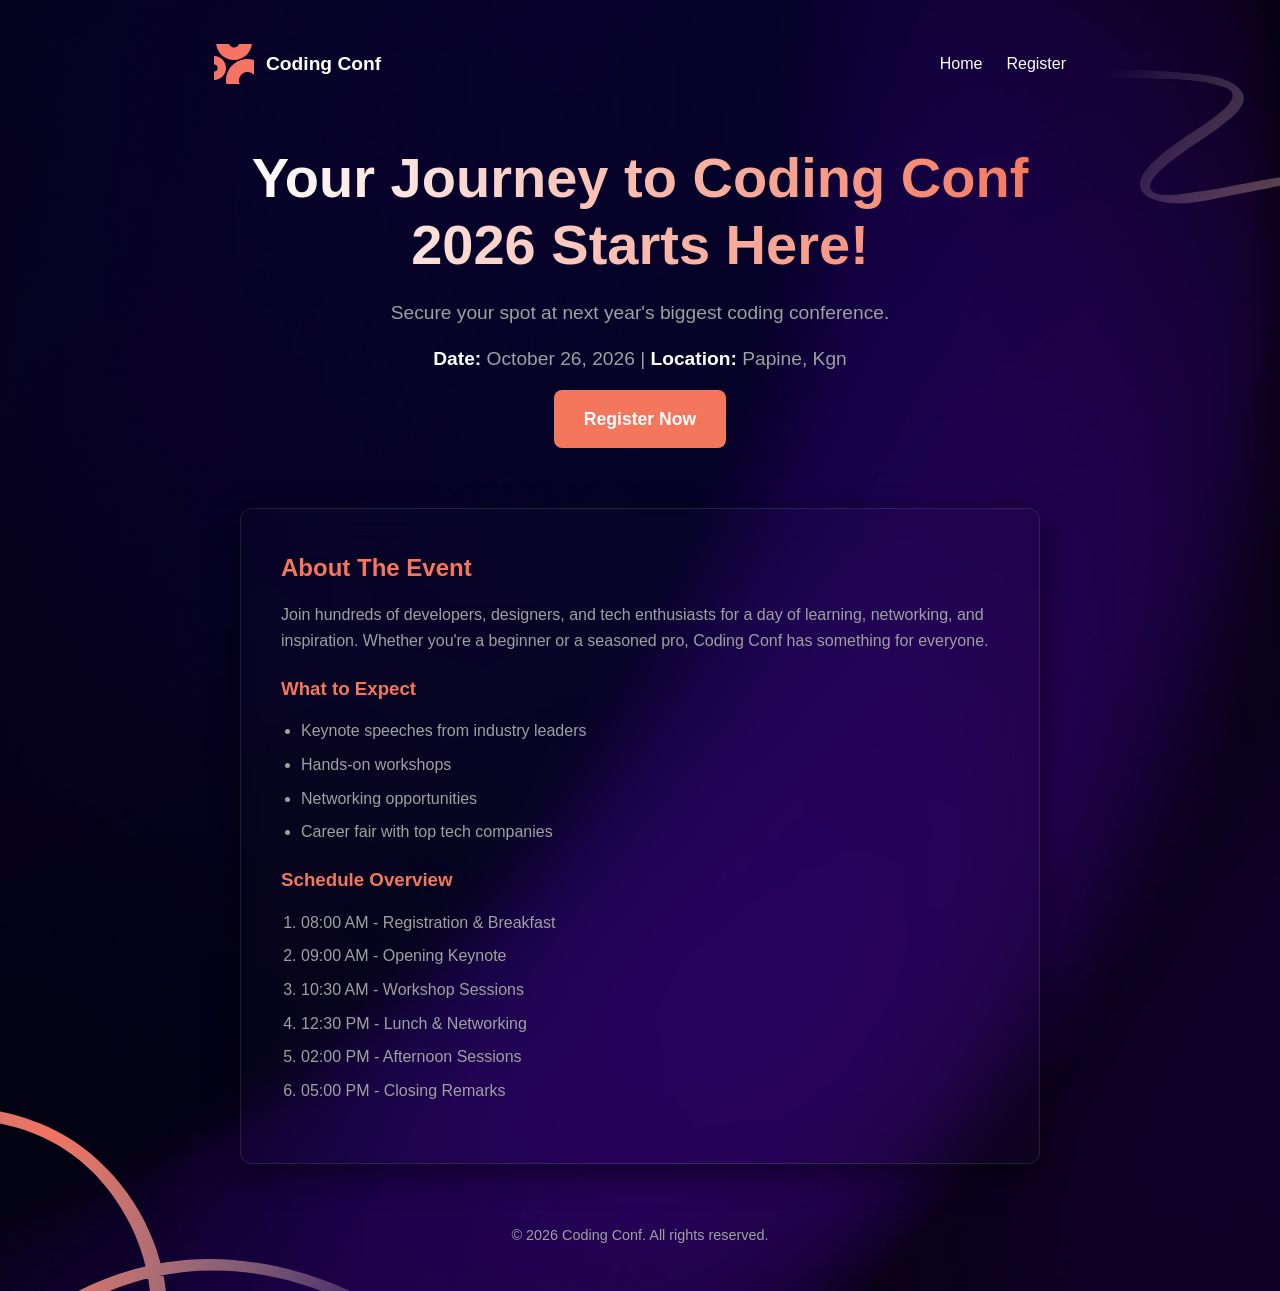
<file: index.html>
<!---
File Name:      index.html
Student Name:   Ajani Scarlett
Student ID:     2302995
Assignment:     2302995_IA#2_AY26-27
Due Date:       26/10/2026
-->


<!doctype html>
<html lang="en">
<head>
    <meta charset="UTF-8">
    <meta name="viewport" content="width=device-width, initial-scale=1.0">
    <title>Coding Conf 2026 - HomePage</title>
    <link rel="stylesheet" href="style.css">
</head>
<body>
    <div class="page-wrapper">
   
         <div class="bg-assets" aria-hidden="true">
            <div class="bg-grid"></div>
            <img src="background-desktop.png" class="bg-glow" alt="">
            <img src="pattern-squiggly-line-bottom-desktop.svg" class="bg-shape-left" alt="">
            <img src="pattern-squiggly-line-top.svg" class="bg-shape-right" alt="">
        </div>

        <div class="content-wrapper">
            <header>
                <nav>
                    <a href="index.html" class="logo-container">
                        <img src="logo-mark.svg" alt="Coding Conf Logo" width="40">
                        <span>Coding Conf</span>
                    </a>
                    <ul>
                        <li><a href="index.html">Home</a></li>
                        <li><a href="login.html">Register</a></li>
                    </ul>
                </nav>
            </header>

            <main>
                <section class="hero">
                    <h1>Your Journey to Coding Conf 2026 Starts Here!</h1>
                    <p>Secure your spot at next year's biggest coding conference.</p>
                    <p class="event-meta"><strong>Date:</strong> October 26, 2026 | <strong>Location:</strong> Papine, Kgn</p>
                    <a href="login.html" class="btn-primary">Register Now</a>
                </section>

                <section class="details">
                    <h2>About The Event</h2>
                    <p>Join hundreds of developers, designers, and tech enthusiasts for a day of learning, networking, and inspiration. Whether you're a beginner or a seasoned pro, Coding Conf has something for everyone.</p>
                    
                    <h3>What to Expect</h3>
                    <ul>
                        <li>Keynote speeches from industry leaders</li>
                        <li>Hands-on workshops</li>
                        <li>Networking opportunities</li>
                        <li>Career fair with top tech companies</li>
                    </ul>

                    <h3>Schedule Overview</h3>
                    <ol>
                        <li>08:00 AM - Registration & Breakfast</li>
                        <li>09:00 AM - Opening Keynote</li>
                        <li>10:30 AM - Workshop Sessions</li>
                        <li>12:30 PM - Lunch & Networking</li>
                        <li>02:00 PM - Afternoon Sessions</li>
                        <li>05:00 PM - Closing Remarks</li>
                    </ol>
                </section>
            </main>

            <footer>
                <p>&copy; 2026 Coding Conf. All rights reserved.</p>
            </footer>
        </div>
    </div>
</body>
</html>
</file>
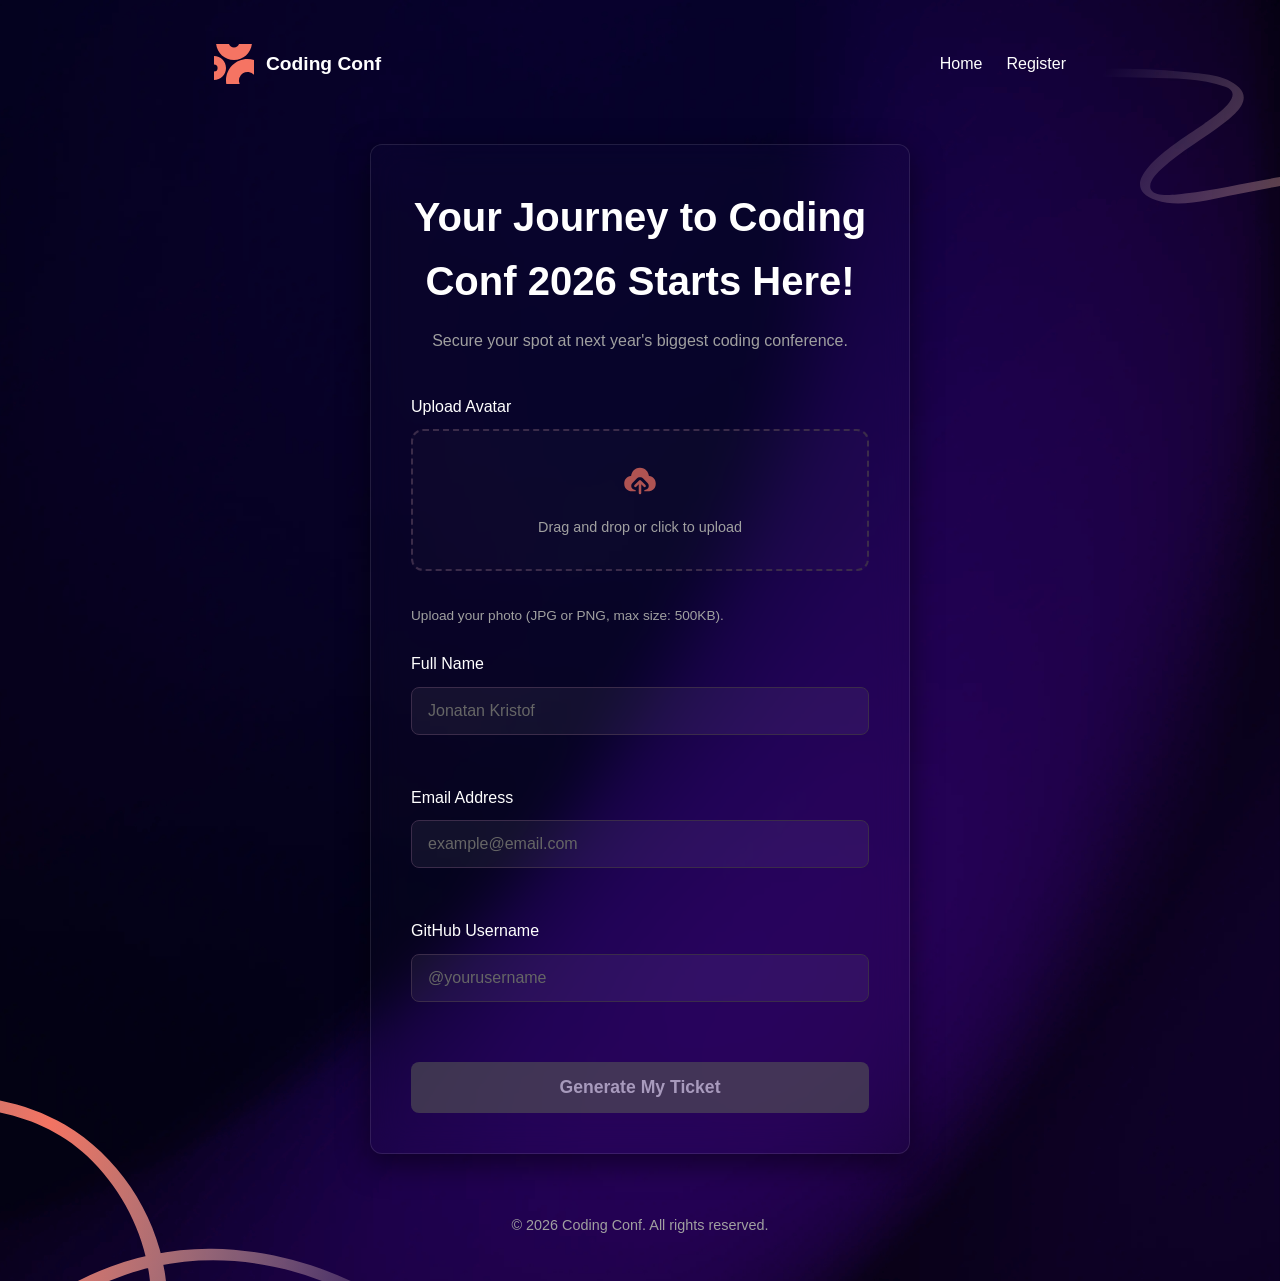
<file: login.html>
<!--
File Name:      login.html
Student Name:   Ajani Scarlett
Student ID:     2302995
Assignment:     2302995_IA#2_AY26-27
Due Date:       26/10/2026
-->


<!doctype html>
<html lang="en">
<head>
    <meta charset="UTF-8">
    <meta name="viewport" content="width=device-width, initial-scale=1.0">
    <title>Coding Conf 2026 - LoginPage</title>
    <link rel="stylesheet" href="style.css">
</head>
<body>

    <div class="page-wrapper">
      
        <div class="bg-assets" aria-hidden="true">
            <div class="bg-grid"></div>
            <img src="background-desktop.png" class="bg-glow" alt="">
            <img src="pattern-squiggly-line-bottom-desktop.svg" class="bg-shape-left" alt="">
            <img src="pattern-squiggly-line-top.svg" class="bg-shape-right" alt="">
        </div>

        <div class="content-wrapper">
            <header>
                <nav>
                    <a href="index.html" class="logo-container">
                        <img src="logo-mark.svg" alt="Coding Conf Logo" width="40">
                        <span>Coding Conf</span>
                    </a>
                    <ul>
                        <li><a href="index.html">Home</a></li>
                        <li><a href="login.html">Register</a></li>
                    </ul>
                </nav>
            </header>

            <main>
                <section class="form-container">
                    <h1>Your Journey to Coding Conf 2026 Starts Here!</h1>
                    <p>Secure your spot at next year's biggest coding conference.</p>

                    <form id="registrationForm" novalidate>
                        <div class="form-group">
                            <label for="avatar">Upload Avatar</label>
                            <div class="upload-box" id="drop-area">
                                <img id="image-preview" src="image-avatar.jpg" alt="Avatar Preview" class="hidden-preview">
                                <div id="upload-prompt">
                                    <img src="icon-upload.svg" alt="Upload Icon" class="upload-icon">
                                    <p>Drag and drop or click to upload</p>
                                </div>
                                    <div id="image-actions" style="display: none;">
                                        <button type="button" id="btn-change" class="btn-small">Change Image</button>
                                        <button type="button" id="btn-remove" class="btn-small btn-danger">Remove</button>
                                    </div>
                                <input type="file" id="avatar" name="avatar" accept="image/png, image/jpeg" hidden>
                            </div>

                            <small id="avatarError" class="error-msg"></small>
                            <small class="hint">Upload your photo (JPG or PNG, max size: 500KB).</small>
                        </div>
                    
                        <div class="form-group">
                            <label for="fullName">Full Name</label>
                            <input type="text" id="fullName" name="fullName" placeholder="Jonatan Kristof">
                            <small id="nameError" class="error-msg"></small>
                        </div>
                   
                        <div class="form-group">
                            <label for="email">Email Address</label>
                            <input type="email" id="email" name="email" placeholder="example@email.com">
                            <small id="emailError" class="error-msg"></small>
                        </div>
                  
                        <div class="form-group">
                            <label for="github">GitHub Username</label>
                            <input type="text" id="github" name="github" placeholder="@yourusername">
                            <small id="githubError" class="error-msg"></small>
                        </div>

                        <button type="submit" class="btn-primary" id="submitBtn" disabled>Generate My Ticket</button>
                    </form>
                </section>
            </main>

            <footer>
                <p>&copy; 2026 Coding Conf. All rights reserved.</p>
            </footer>
        </div>
    </div>

    <script src="validation.js"></script>
</body>
</html>
</file>
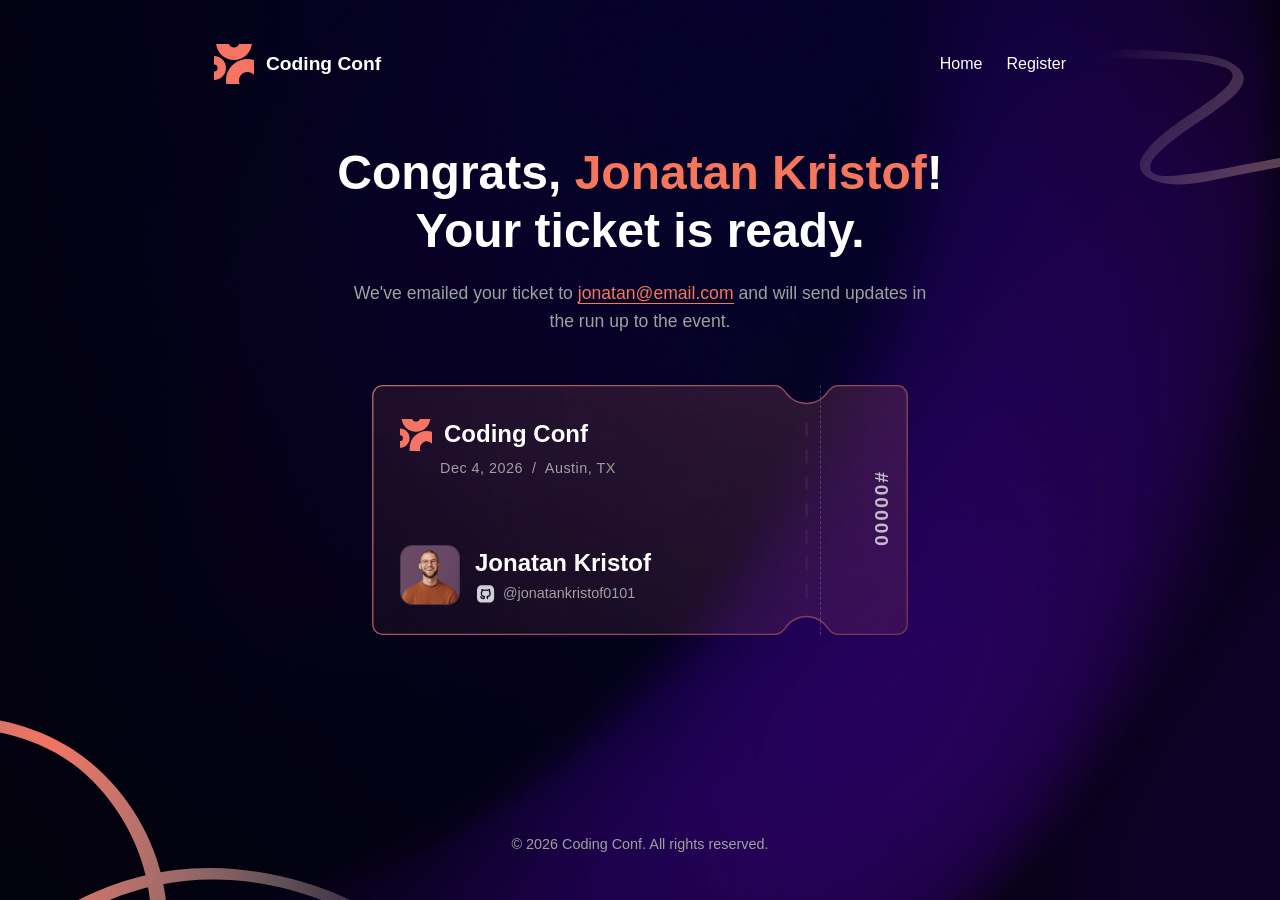
<file: ticket.html>
<!--
File Name:      ticket.html
Student Name:   Ajani Scarlett
Student ID:     2302995
Assignment:     2302995_IA#2_AY26-27
Due Date:       26/10/2026
-->


<!doctype html>
<html lang="en">
<head>
    <meta charset="UTF-8">
    <meta name="viewport" content="width=device-width, initial-scale=1.0">
    <title>Coding Conf 2026 - Ticket Page</title>
    <link rel="stylesheet" href="style.css">
</head>
<body>
    
    <div class="page-wrapper">

        <div class="bg-assets" aria-hidden="true">
            <div class="bg-grid"></div>
            <img src="background-desktop.png" class="bg-glow" alt="">
            <img src="pattern-squiggly-line-bottom-desktop.svg" class="bg-shape-left" alt="">
            <img src="pattern-squiggly-line-top.svg" class="bg-shape-right" alt="">
        </div>

        <div class="content-wrapper">
            <header>
                <nav>
                    <a href="index.html" class="logo-container">
                        <img src="logo-mark.svg" alt="Coding Conf Logo" width="40">
                        <span>Coding Conf</span>
                    </a>
                    <ul>
                        <li><a href="index.html">Home</a></li>
                        <li><a href="login.html">Register</a></li>
                    </ul>
                </nav>
            </header>

            <main>
                <section class="ticket-hero">
                    <h1>Congrats, <span class="highlight" id="userName">Jonatan Kristof</span>!<br>Your ticket is ready.</h1>
                    <p>We've emailed your ticket to <a href="#" class="email-link" id="userEmail">jonatan@email.com</a> and will send updates in the run up to the event.</p>
                </section>

                <section class="ticket-wrapper">
                    <div class="ticket-card">
                        <div class="ticket-inner-glass">
                            <div class="ticket-left">
                                <div class="ticket-brand">
                                    <img src="logo-mark.svg" alt="Logo" width="32">
                                    <span>Coding Conf</span>
                                </div>

                         
                                <p class="ticket-date" id="ticketDate">Jan 31, 2025 &nbsp;/&nbsp; Austin, TX</p>
                                
                                <div class="ticket-user">
                                    <img id="userAvatar" src="image-avatar.jpg" alt="User Avatar" class="avatar-thumb">
                                    <div class="user-details">
                                        <h1 id="ticketName">Jonatan Kristof</h1>
                                        <a href="#" id="ticketGithub" target="_blank" class="github-user">
                                            <img src="icon-github.svg" alt="Upload Icon" class="git icon"><span id="githubText"> @jonatankristof0101</span>
                                        </a>
                                    </div>
                                </div>
                            </div>
                           
                            <div class="ticket-right">
                                <span class="ticket-serial" id="ticketNumber">#00000</span>
                            </div>
                            
                        </div>
                    </div>
                </section>
            </main>

            <footer>
                <p>&copy; 2026 Coding Conf. All rights reserved.</p>
            </footer>
        </div>
    </div>

    <script src="ticket.js?v=2"></script>
</body>
</html>
</file>
<file: style.css>
/*
File Name:      style.css
Student Name:   Ajani Scarlett
Student ID:     2302995
Assignment:     2302995_IA#2_AY26-27
Due Date:       26/10/2026
*/


:root {
    --bg-dark: #0d0714;
    --bg-card: #1b1128;
    --accent-orange: #f4775d;
    --accent-orange-hover: #e0664c;
    --accent-purple: #8a2be2;
    --text-white: #ffffff;
    --text-grey: #a0a0a0;
    --border-color: #3b2c4a;
    --font-main: 'Segoe UI', Tahoma, Geneva, Verdana, sans-serif;
}

*,*::before,*::after {
    margin: 0;
    padding: 0;
    box-sizing: border-box;
}

body {
    font-family: var(--font-main);
    background-color: var(--bg-dark);
    color: var(--text-white);
    line-height: 1.6;
    min-height: 100vh;
    overflow-x: hidden;
}

.page-wrapper {
    position: relative;
    min-height: 100vh;
    display: flex;
    flex-direction: column;
    overflow: hidden;
}

.bg-assets {
    position: absolute;
    inset: 0;
    z-index: 0;
    pointer-events: none;
}

.bg-grid {
    position: absolute;
    inset: 0;
    background-size: 100px 100px;
    background-repeat: repeat;
    opacity: 0.6;
}

.bg-glow {
    position: absolute;
    inset: 0;
    width: 100%;
    height: 100%;
    object-fit: cover;
    object-position: center right;
    opacity: 0.8;
}

.bg-shape-left {
    position: absolute;
    bottom: -50px;
    left: -50px;
    width: 500px;
    height: auto;
}

.bg-shape-right {
    position: absolute;
    top: 5%;
    right: -20px;
    width: 300px;
    height: auto;
    opacity: 0.7;
}

.content-wrapper {
    position: relative;
    z-index: 1;
    width: 100%;
    max-width: 900px;
    margin: 0 auto;
    padding: 24px;
    display: flex;
    flex-direction: column;
    flex: 1;
}

header {
    padding: 20px 0;
}

nav {
    display: flex;
    justify-content: space-between;
    align-items: center;
}

.logo-container {
    display: flex;
    align-items: center;
    gap: 12px;
    font-weight: bold;
    font-size: 1.2rem;
    text-decoration: none;
    color: var(--text-white);
    transition: opacity 0.3s ease;
}

.logo-container:hover {
    opacity: 0.8;
}

nav ul {
    list-style: none;
    display: flex;
    gap: 24px;
}

nav ul li a {
    color: var(--text-white);
    text-decoration: none;
    font-weight: 500;
    transition: color 0.3s ease;
}

nav ul li a:hover {
    color: var(--accent-orange);
}

main {
    flex: 1;
    display: flex;
    flex-direction: column;
    align-items: center;
    padding: 40px 0;
}

.hero {
    text-align: center;
    max-width: 800px;
    margin-bottom: 60px;
    animation: fadeIn 0.8s ease-in-out;
}

.hero h1 {
    font-size: clamp(2rem, 5vw, 3.5rem);
    line-height: 1.2;
    margin-bottom: 20px;
    background: linear-gradient(to right, #ffffff, var(--accent-orange));
    -webkit-background-clip: text;
    background-clip: text;
    -webkit-text-fill-color: transparent;
    color: transparent;
}

.hero p {
    font-size: 1.2rem;
    color: var(--text-grey);
    margin-bottom: 15px;
}

.event-meta {
    font-size: 1rem ;
    margin-bottom: 30px;
}

.event-meta strong {
    color: var(--text-white);
}

.btn-primary {
    display: inline-block;
    background-color: var(--accent-orange);
    color: var(--text-white);
    padding: 15px 30px;
    border-radius: 8px;
    text-decoration: none;
    font-weight: bold;
    font-size: 1.1rem;
    border: none;
    cursor: pointer;
    transition: background-color 0.3s ease, transform 0.2s ease, box-shadow 0.3s ease;
}

.btn-primary:hover:not(:disabled) {
    background-color: var(--accent-orange-hover);
    transform: translateY(-3px);
    box-shadow: 0 6px 15px rgba(244, 119, 93, 0.4);
}

.btn-primary:disabled {
    background-color: #555;
    cursor: not-allowed;
    opacity: 0.6;
    transform: none;
    box-shadow: none;
}

.btn-small {
    background-color: rgba(255, 255, 255, 0.1);
    color: var(--text-white);
    border: 1px solid rgba(255, 255, 255, 0.2);
    padding: 6px 16px;
    border-radius: 6px;
    font-size: 0.85rem;
    cursor: pointer;
    transition: background-color 0.2s ease;
}

.btn-small:hover {
    background-color: rgba(255, 255, 255, 0.2);
}

.btn-danger {
    background-color: rgba(244, 119, 93, 0.1);
    border-color: rgba(244, 119, 93, 0.5);
    color: var(--accent-orange);
}

.btn-danger:hover {
    background-color: rgba(244, 119, 93, 0.2);
    border-color: var(--accent-orange);
}

.details, .form-container {
    width: 100%;
    max-width: 800px;
    background-color: rgba(255, 255, 255, 0.012);
    padding: 40px;
    border-radius: 12px;
    backdrop-filter: blur(15px);
    -webkit-backdrop-filter: blur(15px);
    border: 1px solid rgba(255, 255, 255, 0.1);
    box-shadow: 0 10px 30px rgba(0, 0, 0, 0.5);
    animation: slideUp 0.8s ease-in-out;
}

.details {
    text-align: left;
}

.details h2,.details h3 {
    margin-bottom: 15px;
    color: var(--accent-orange);
}

.details p,.details ul,.details ol {
    color: var(--text-grey);
    margin-bottom: 20px;
}

.details ul,.details ol {
    margin-left: 20px;
}

.details li {
    margin-bottom: 8px;
}

.form-container {
    max-width: 540px;
    text-align: center;
}

.form-container h1 {
    font-size: clamp(2rem, 4vw, 2.5rem);
    margin-bottom: 15px;
    color: var(--text-white);
}

.form-container > p {
    color: var(--text-grey);
    margin-bottom: 40px;
}

.form-group {
    text-align: left;
    margin-bottom: 24px;
}

.form-group label {
    display: block;
    margin-bottom: 10px;
    font-weight: 500;
    font-size: 1rem;
}

.form-group input[type="text"],.form-group input[type="email"] {
    width: 100%;
    padding: 14px 16px;
    background-color: rgba(255, 255, 255, 0.05);
    border: 1px solid var(--border-color);
    border-radius: 8px;
    color: var(--text-white);
    font-size: 1rem;
    font-family: inherit;
    transition: border-color 0.3s ease, box-shadow 0.3s ease;
}

.form-group input::placeholder {
    color: #666;
}

.form-group input:focus {
    outline: none;
    border-color: var(--accent-orange);
    box-shadow: 0 0 0 3px rgba(244, 119, 93, 0.2);
}


.upload-box {
    border: 2px dashed var(--border-color);
    border-radius: 12px;
    padding: 30px;
    text-align: center;
    cursor: pointer;
    background-color: rgba(255, 255, 255, 0.02);
    transition: background-color 0.3s ease, border-color 0.3s ease, transform 0.2s ease;
    display: flex;
    flex-direction: column;
    align-items: center;
    gap: 15px;
}

.upload-box:hover {
    background-color: rgba(255, 255, 255, 0.05);
    border-color: var(--accent-orange);
}

.upload-box.drag-active {
    border-color: var(--accent-orange);
    background-color: rgba(244, 119, 93, 0.1);
    transform: scale(1.02);
}

.upload-icon {
    width: 40px;
    height: 40px;
    opacity: 0.7;
}

.upload-box p {
    color: var(--text-grey);
    margin-bottom: 0;
    font-size: 0.9rem;
}

#image-actions {
    display: flex;
    gap: 10px;
    margin-top: 15px;
    justify-content: center;
    z-index: 2;
}

.hidden-preview {
    display: none;
    width: 100px;
    height: 100px;
    border-radius: 50%;
    object-fit: cover;
    border: 2px solid var(--accent-orange);
    box-shadow: 0 4px 10px rgba(0, 0, 0, 0.3);
    margin-bottom: 10px;
}

.hidden-preview.active {
    display: block;
}

#upload-prompt {
    display: flex;
    flex-direction: column;
    align-items: center;
    gap: 15px;
}

.hint, .error-msg {
    display: block;
    font-size: 0.85rem;
    margin-top: 8px;
    min-height: 18px;
}

.hint { color: var(--text-grey); }

.error-msg { color: var(--accent-orange); }

#submitBtn {
    width: 100%;
    margin-top: 10px;
}


.ticket-hero {
    text-align: center;
    margin-bottom: 50px;
    animation: fadeIn 0.8s ease-in-out;
}

.ticket-hero h1 {
    font-size: clamp(2rem, 4vw, 3rem);
    line-height: 1.2;
    margin-bottom: 20px;
}

.ticket-hero .highlight {
    color: var(--accent-orange);
}

.ticket-hero p {
    color: var(--text-grey);
    font-size: 1.1rem;
    max-width: 600px;
    margin: 0 auto;
}

.ticket-hero .email-link {
    color: var(--accent-orange);
    text-decoration: none;
    border-bottom: 1px solid var(--accent-orange);
}

.ticket-hero .email-link:hover {
    color: #f8f2f2e0;
    border-color: #f3f1f1c9;
}

.ticket-wrapper {
    display: flex;
    justify-content: center;
    width: 100%;
    animation: slideUp 0.8s ease-in-out;
}

.ticket-inner-glass {
    display: flex;
    width: 100%;
    height: 100%;
    position: relative;
    z-index: 2;
    background: none;
}
.ticket-card {
    position: relative;
    display: flex;
    width: 100%;
    max-width: 600px;
    height: 250px;
    isolation: isolate;
}
/* The .ticket-card::before, this is used to put the text on the 
ticket in front of that baked in tint that came with the pattern-ticket.svg */
.ticket-card::before {
    content: "";
    position: absolute;
    inset: 0;
    z-index: -1;
    background:
    linear-gradient(135deg, rgba(111, 94, 120, 0.419), rgba(43, 13, 74, 0.632)),
    var(--accent-orange);
    -webkit-mask-image: url('pattern-ticket.svg') ;
    mask-image: url('pattern-ticket.svg') ;
    -webkit-mask-size: 100% 100%;
    mask-size: 100% 100%;
    mask-repeat:no-repeat ;
    -webkit-mask-repeat: no-repeat;
    -webkit-mask-mode: alpha;
    mask-mode: alpha;
}

.ticket-left {
    flex: 1;
    padding: 30px 40px;
    display: flex;
    flex-direction: column;
    justify-content: space-between;
    position: relative;
    z-index: 3; 
}

.ticket-brand {
    display: flex;
    align-items: center;
    padding-left: 20px;
    gap: 12px;
    font-size: 1.5rem;
    font-weight: bold;
    position: relative;
    z-index: 3;
    
}

.ticket-date {
    color: var(--text-grey);
    font-size: 0.9rem;
    letter-spacing: 0.5px;
    margin-top: -60px;
    padding-left: 60px;
    position: relative;
    z-index: 3;
}

.ticket-user {
    display: flex;
    align-items: center;
    padding-left: 20px;
    gap: 15px;
    position: relative;
    z-index: 3;
}

.avatar-thumb {
    width: 60px;
    height: 60px;
    border-radius: 12px;
    object-fit: cover;
    border: 1px solid rgba(255, 255, 255, 0.2);
}

.user-details h3 {
    font-size: 1.2rem;
    margin-bottom: 2px;
    font-weight: 600;
    color: var(--text-white);
}

.github-user {
    display: flex;
    align-items: center;
    gap: 6px;
    color: var(--text-grey);
    font-size: 0.9rem;
    text-decoration: none;
    transition: color 0.2s ease;
    position: relative;
    z-index: 3;
}

.github-user:hover {
    color: var(--accent-orange);
}

.ticket-right {
    width: 120px;
    display: flex;
    align-items: center;
    justify-content: center;
    border-left: 1px dashed rgba(255, 255, 255, 0.2);
    padding: 30px 20px;
    position: relative;
    z-index: 3;
}

.ticket-serial {
    writing-mode: vertical-rl;
    text-orientation: mixed;
    font-size: 1.2rem;
    font-weight: bold;
    letter-spacing: 2px;
    color: rgba(255, 255, 255, 0.7);
    position: relative;
    z-index: 3;
}


footer {
    text-align: center;
    padding: 20px 0;
    color: var(--text-grey);
    font-size: 0.9rem;
}

@keyframes fadeIn {
    from { opacity: 0; }
    to { opacity: 1; }
}

@keyframes slideUp {
    from { opacity: 0; transform: translateY(30px); }
    to { opacity: 1; transform: translateY(0); }
}


@media (max-width: 768px) {
    nav {
        flex-direction: column;
        gap: 20px;
    }

    .bg-shape-left {
        width: 300px;
        bottom: -20px;
        left: -100px;
    }

    .bg-shape-right {
        width: 200px;
        top: 2%;
    }

    .details,
    .form-container {
        padding: 24px;
    }
}

@media (max-width: 600px) {
    .ticket-card {
        height: 380px;
        flex-direction: column;
        -webkit-mask-image: none;
        mask-image: none;
        border-radius: 16px;
        padding: 0; 
        background-color: transparent; 
    }

    .ticket-inner-glass {
        flex-direction: column;
        border-radius: 14px;
        border: 2px solid var(--accent-orange);
        background-color: rgba(25, 15, 40, 0.95); 
    }

    .ticket-right {
        width: 100%;
        height: 80px;
        border-left: none;
        border-top: 1px dashed rgba(255, 255, 255, 0.2);
        padding: 15px;
    }

    .ticket-serial {
        writing-mode: horizontal-tb;
    }
}
</file>
